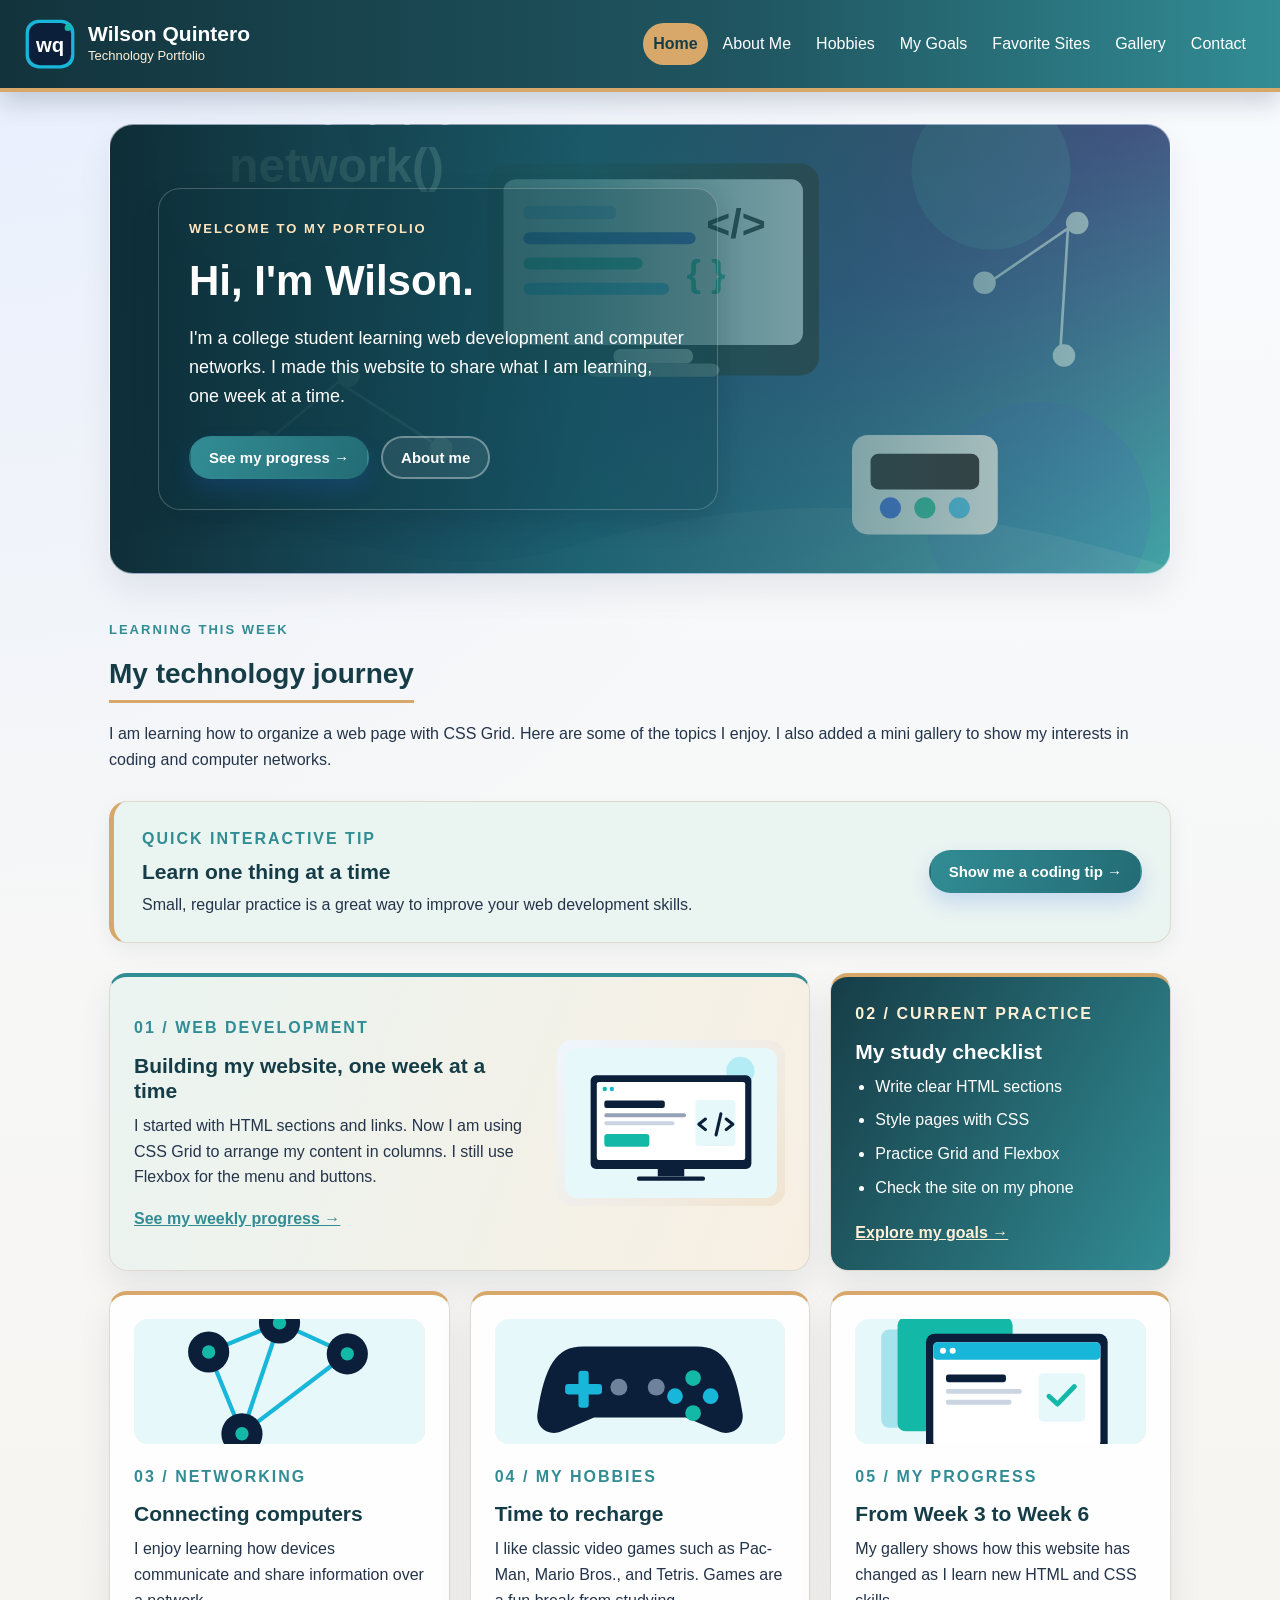
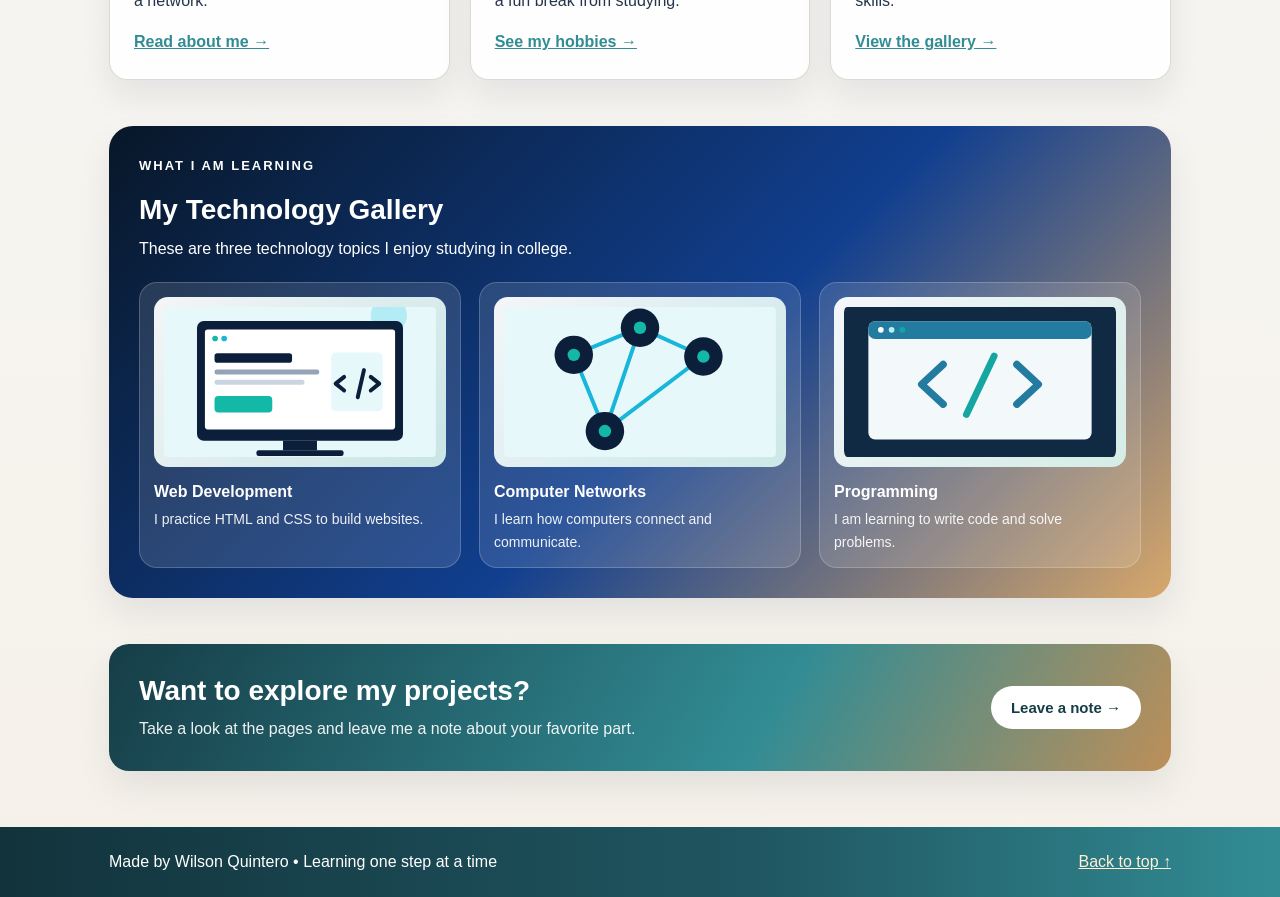
<file: college-portfolio/index.html>
<!DOCTYPE html>
<html lang="en">
<head>
    <meta charset="UTF-8">
    <meta name="viewport" content="width=device-width, initial-scale=1.0">
    <meta name="description" content="Wilson Quintero's student technology portfolio">
    <title>Home | Wilson Quintero</title>
    <link rel="stylesheet" href="style.css">
</head>
<body>
<header id="top">
    <div class="header-inner">
        <a class="brand" href="index.html" aria-label="Wilson Quintero, home">
            <img src="images/wq-logo.svg" alt="WQ logo" width="52" height="52">
            <span><strong>Wilson Quintero</strong><small>Technology Portfolio</small></span>
        </a>
        <nav aria-label="Main navigation"><a href="index.html" class="active" aria-current="page">Home</a>
<a href="about.html">About Me</a>
<a href="hobbies.html">Hobbies</a>
<a href="goals.html">My Goals</a>
<a href="websites.html">Favorite Sites</a>
<a href="gallery.html">Gallery</a>
<a href="contact.html">Contact</a></nav>
    </div>
</header>
<main>
<!-- My welcome image fills the whole banner. CSS adds the left-to-right gradient. -->
<section class="hero">
  <div class="hero-text"><p class="eyebrow">WELCOME TO MY PORTFOLIO</p><h1>Hi, I'm Wilson.</h1><p>I'm a college student learning web development and computer networks. I made this website to share what I am learning, one week at a time.</p><div class="button-row"><a class="button" href="gallery.html">See my progress →</a><a class="button button-outline" href="about.html">About me</a></div></div>
  
</section>
<!-- These learning cards use CSS Grid. -->
<section class="section">
  <p class="eyebrow">LEARNING THIS WEEK</p>
  <h2>My technology journey</h2>
  <p>I am learning how to organize a web page with CSS Grid. Here are some of the topics I enjoy. I also added a mini gallery to show my interests in coding and computer networks.</p>
  <!-- JavaScript interaction: visitors can click to cycle through short coding tips. -->
  <div class="coding-tip" aria-labelledby="coding-tip-title">
    <div class="coding-tip-copy">
      <span class="card-number">QUICK INTERACTIVE TIP</span>
      <h3 id="coding-tip-title">Learn one thing at a time</h3>
      <p id="coding-tip-text" aria-live="polite">Small, regular practice is a great way to improve your web development skills.</p>
    </div>
    <button class="button coding-tip-button" id="coding-tip-button" type="button">Show me a coding tip →</button>
  </div>
  <!-- This parent uses Grid. The first child spans two columns. -->
  <div class="learning-grid">
    <article class="learning-card featured-learning">
      <div>
        <span class="card-number">01 / WEB DEVELOPMENT</span>
        <h3>Building my website, one week at a time</h3>
        <p>I started with HTML sections and links. Now I am using CSS Grid to arrange my content in columns. I still use Flexbox for the menu and buttons.</p>
        <a href="gallery.html">See my weekly progress →</a>
      </div>
      <img src="images/web-work.svg" alt="Illustration of a computer displaying a web page">
    </article>
    <article class="learning-card study-card">
      <span class="card-number">02 / CURRENT PRACTICE</span>
      <h3>My study checklist</h3>
      <ul>
        <li>Write clear HTML sections</li>
        <li>Style pages with CSS</li>
        <li>Practice Grid and Flexbox</li>
        <li>Check the site on my phone</li>
      </ul>
      <a href="goals.html">Explore my goals →</a>
    </article>
    <article class="learning-card">
      <img class="topic-image" src="images/network.svg" alt="Illustration of connected computers">
      <span class="card-number">03 / NETWORKING</span>
      <h3>Connecting computers</h3>
      <p>I enjoy learning how devices communicate and share information over a network.</p>
      <a href="about.html">Read about me →</a>
    </article>
    <article class="learning-card">
      <img class="topic-image" src="images/games.svg" alt="Illustration of a video game controller">
      <span class="card-number">04 / MY HOBBIES</span>
      <h3>Time to recharge</h3>
      <p>I like classic video games such as Pac-Man, Mario Bros., and Tetris. Games are a fun break from studying.</p>
      <a href="hobbies.html">See my hobbies →</a>
    </article>
    <article class="learning-card">
      <img class="topic-image" src="images/gallery.svg" alt="Illustration of three web page designs">
      <span class="card-number">05 / MY PROGRESS</span>
      <h3>From Week 3 to Week 6</h3>
      <p>My gallery shows how this website has changed as I learn new HTML and CSS skills.</p>
      <a href="gallery.html">View the gallery →</a>
    </article>
  </div>
</section>
<!-- My small gallery has three images about code and networks. -->
<section class="tech-gallery" aria-labelledby="technology-gallery-title">
  <p class="eyebrow">WHAT I AM LEARNING</p>
  <h2 id="technology-gallery-title">My Technology Gallery</h2>
  <p>These are three technology topics I enjoy studying in college.</p>
  <div class="tech-gallery-grid">
    <figure class="tech-gallery-card">
      <img src="images/web-work.svg" alt="Computer screen showing a web page">
      <figcaption><strong>Web Development</strong><span>I practice HTML and CSS to build websites.</span></figcaption>
    </figure>
    <figure class="tech-gallery-card">
      <img src="images/network.svg" alt="Connected devices in a computer network">
      <figcaption><strong>Computer Networks</strong><span>I learn how computers connect and communicate.</span></figcaption>
    </figure>
    <figure class="tech-gallery-card">
      <img src="images/code.svg" alt="Code symbols shown on a computer screen">
      <figcaption><strong>Programming</strong><span>I am learning to write code and solve problems.</span></figcaption>
    </figure>
  </div>
</section>
<section class="callout"><div><h2>Want to explore my projects?</h2><p>Take a look at the pages and leave me a note about your favorite part.</p></div><a class="button" href="contact.html">Leave a note →</a></section></main>
<footer><p>Made by Wilson Quintero • Learning one step at a time</p><a href="#top">Back to top ↑</a></footer>
    <script src="script.js" defer></script>
</body>
</html>
</file>
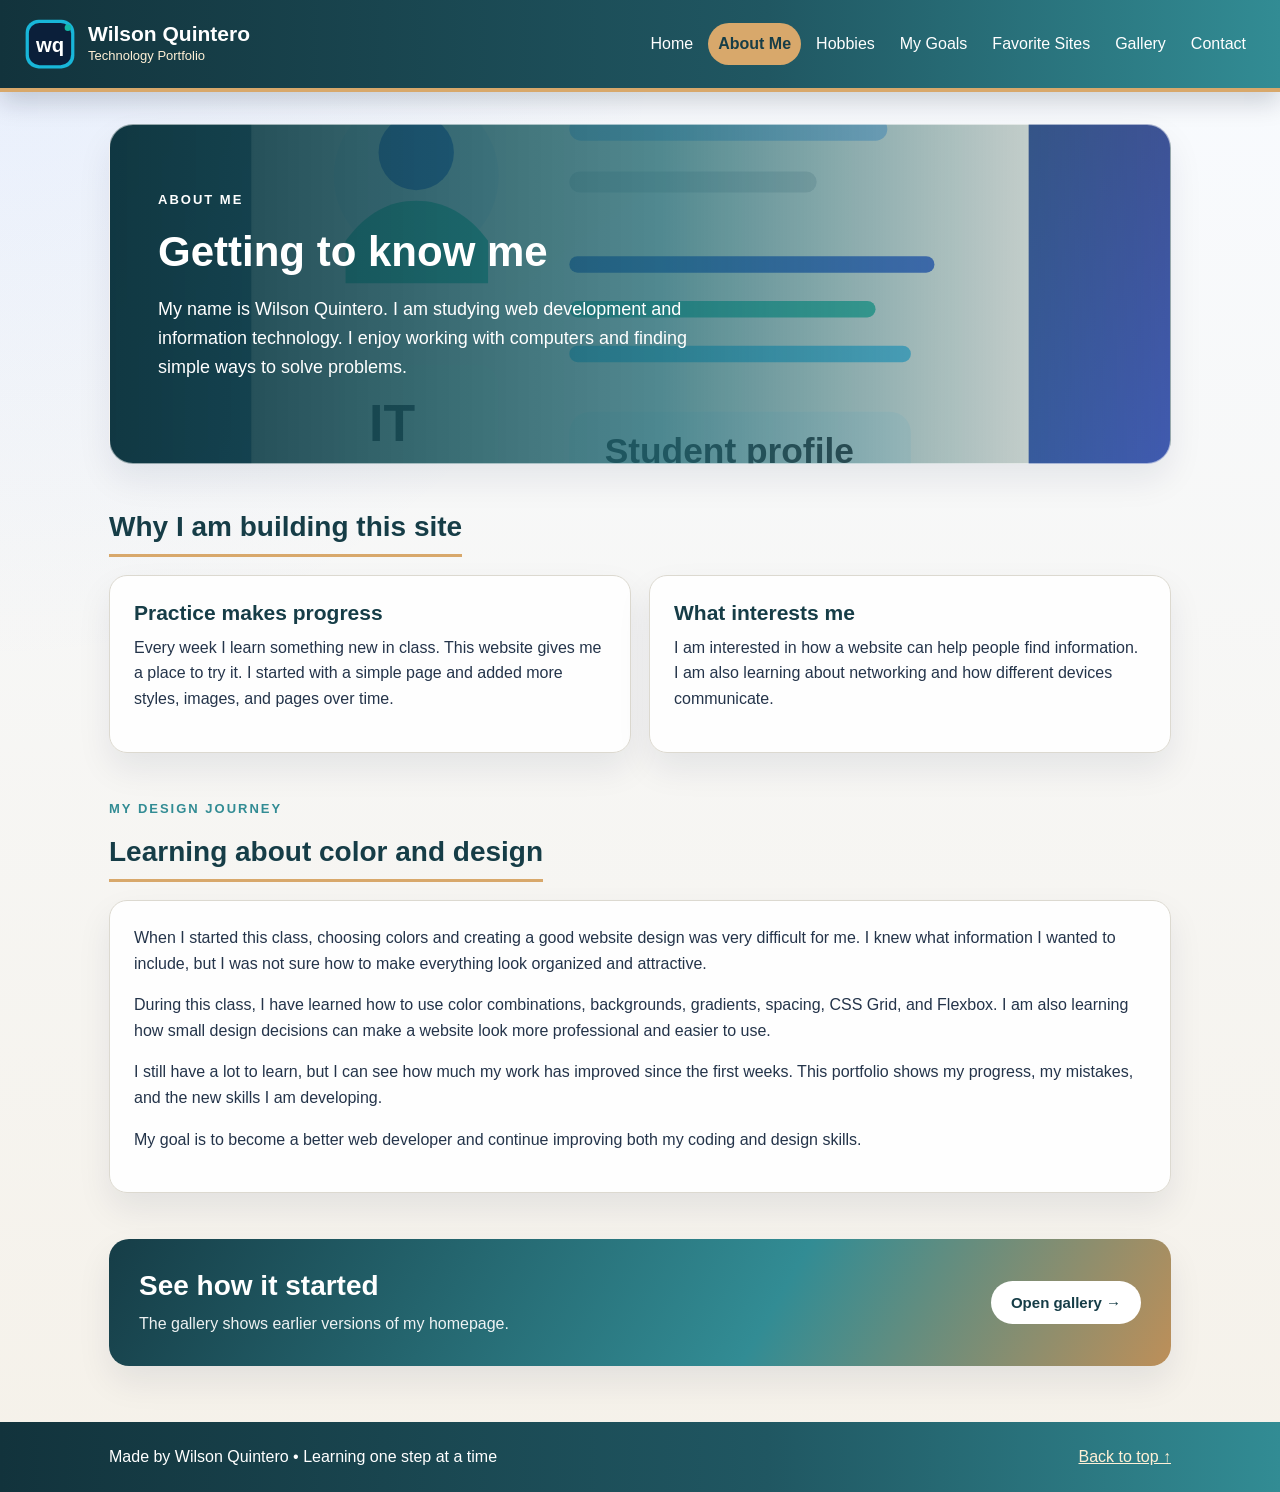
<file: college-portfolio/about.html>
<!DOCTYPE html>
<html lang="en">
<head>
    <meta charset="UTF-8">
    <meta name="viewport" content="width=device-width, initial-scale=1.0">
    <meta name="description" content="Wilson Quintero's student technology portfolio">
    <title>About Me | Wilson Quintero</title>
    <link rel="stylesheet" href="style.css">
</head>
<body>
<header id="top">
    <div class="header-inner">
        <a class="brand" href="index.html" aria-label="Wilson Quintero, home">
            <img src="images/wq-logo.svg" alt="WQ logo" width="52" height="52">
            <span><strong>Wilson Quintero</strong><small>Technology Portfolio</small></span>
        </a>
        <nav aria-label="Main navigation"><a href="index.html">Home</a>
<a href="about.html" class="active" aria-current="page">About Me</a>
<a href="hobbies.html">Hobbies</a>
<a href="goals.html">My Goals</a>
<a href="websites.html">Favorite Sites</a>
<a href="gallery.html">Gallery</a>
<a href="contact.html">Contact</a></nav>
    </div>
</header>
<main><!-- My page banner uses a background image and a color gradient. -->
<section class="page-intro about-banner"><div><p class="eyebrow">ABOUT ME</p><h1>Getting to know me</h1><p>My name is Wilson Quintero. I am studying web development and information technology. I enjoy working with computers and finding simple ways to solve problems.</p></div><img src="images/about-tech.svg" alt="Web development illustration"></section>
<!-- This section explains the topic of this page. -->
<section class="section"><h2>Why I am building this site</h2><div class="split"><div class="paper"><h3>Practice makes progress</h3><p>Every week I learn something new in class. This website gives me a place to try it. I started with a simple page and added more styles, images, and pages over time.</p></div><div class="paper"><h3>What interests me</h3><p>I am interested in how a website can help people find information. I am also learning about networking and how different devices communicate.</p></div></div></section>
<!-- I wrote this about how I am improving with color and design. -->
<section class="section"><p class="eyebrow">MY DESIGN JOURNEY</p><h2>Learning about color and design</h2>
<div class="paper"><p>When I started this class, choosing colors and creating a good website design was very difficult for me. I knew what information I wanted to include, but I was not sure how to make everything look organized and attractive.</p>
<p>During this class, I have learned how to use color combinations, backgrounds, gradients, spacing, CSS Grid, and Flexbox. I am also learning how small design decisions can make a website look more professional and easier to use.</p>
<p>I still have a lot to learn, but I can see how much my work has improved since the first weeks. This portfolio shows my progress, my mistakes, and the new skills I am developing.</p>
<p>My goal is to become a better web developer and continue improving both my coding and design skills.</p></div></section>
<section class="callout"><div><h2>See how it started</h2><p>The gallery shows earlier versions of my homepage.</p></div><a class="button" href="gallery.html">Open gallery →</a></section></main>
<footer><p>Made by Wilson Quintero • Learning one step at a time</p><a href="#top">Back to top ↑</a></footer>
</body>
</html>
</file>
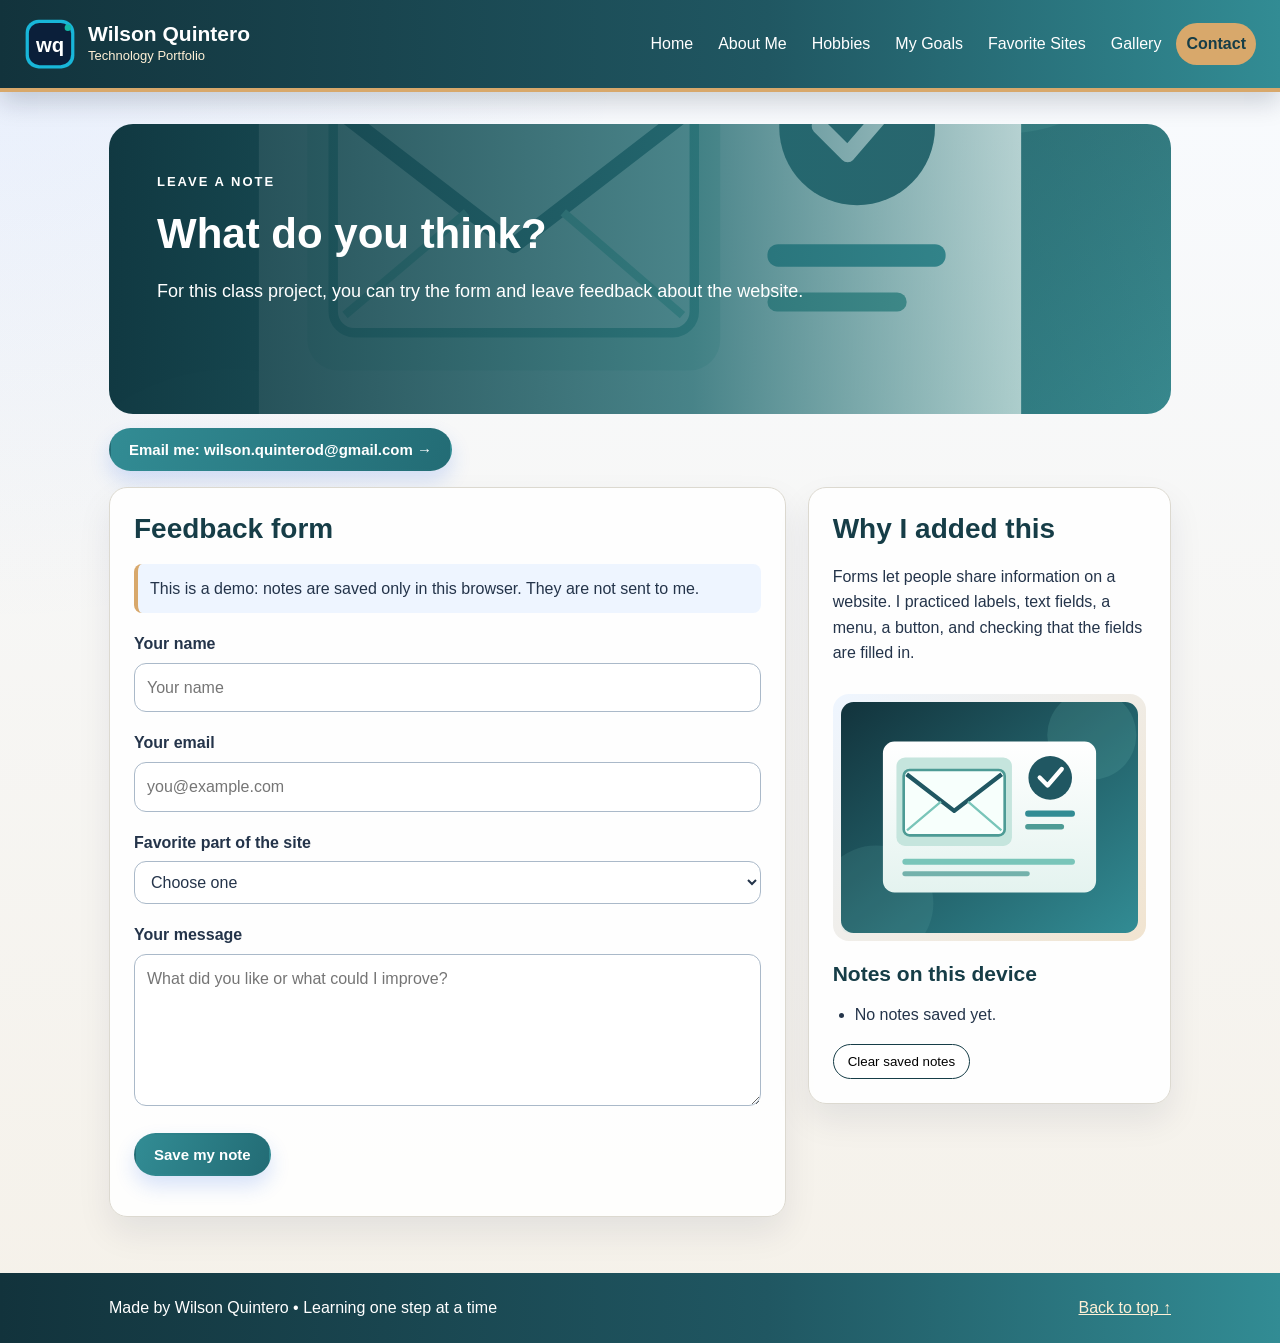
<file: college-portfolio/contact.html>
<!DOCTYPE html>
<html lang="en">
<head>
    <meta charset="UTF-8">
    <meta name="viewport" content="width=device-width, initial-scale=1.0">
    <meta name="description" content="Wilson Quintero's student technology portfolio">
    <title>Leave a Note | Wilson Quintero</title>
    <link rel="stylesheet" href="style.css">
</head>
<body>
<header id="top">
    <div class="header-inner">
        <a class="brand" href="index.html" aria-label="Wilson Quintero, home">
            <img src="images/wq-logo.svg" alt="WQ logo" width="52" height="52">
            <span><strong>Wilson Quintero</strong><small>Technology Portfolio</small></span>
        </a>
        <nav aria-label="Main navigation"><a href="index.html">Home</a>
<a href="about.html">About Me</a>
<a href="hobbies.html">Hobbies</a>
<a href="goals.html">My Goals</a>
<a href="websites.html">Favorite Sites</a>
<a href="gallery.html">Gallery</a>
<a href="contact.html" class="active" aria-current="page">Contact</a></nav>
    </div>
</header>
<main><!-- My page heading has a gradient background image. -->
<section class="page-heading contact-banner"><p class="eyebrow">LEAVE A NOTE</p><h1>What do you think?</h1><p>For this class project, you can try the form and leave feedback about the website.</p></section>
<!-- This button starts an email using the mailto link. -->
<p><a class="button email-button" href="mailto:wilson.quinterod@gmail.com?subject=Technology%20Portfolio%20Contact">Email me: wilson.quinterod@gmail.com →</a></p>
<!-- My class practice form still works locally in this browser. -->
<div class="form-layout"><section class="paper"><h2>Feedback form</h2><p class="form-note">This is a demo: notes are saved only in this browser. They are not sent to me.</p>
<form id="feedback-form"><label for="visitor-name">Your name</label><input id="visitor-name" name="name" type="text" minlength="2" maxlength="50" required placeholder="Your name">
<label for="visitor-email">Your email</label><input id="visitor-email" name="email" type="email" autocomplete="email" maxlength="120" required placeholder="you@example.com">
<label for="visitor-topic">Favorite part of the site</label><select id="visitor-topic" name="topic" required><option value="">Choose one</option><option value="Design">Design</option><option value="Gallery">Gallery</option><option value="About Me">About Me</option><option value="Other">Other</option></select>
<label for="visitor-message">Your message</label><textarea id="visitor-message" name="message" rows="5" minlength="5" maxlength="500" required placeholder="What did you like or what could I improve?"></textarea>
<button class="button" type="submit">Save my note</button><p id="form-status" role="status" aria-live="polite"></p></form></section>
<aside class="paper"><h2>Why I added this</h2><p>Forms let people share information on a website. I practiced labels, text fields, a menu, a button, and checking that the fields are filled in.</p><img class="aside-image" src="images/contact-tech.svg" alt="Green and teal contact illustration with an envelope"><h3>Notes on this device</h3><ul id="saved-notes" class="notes-list"><li>No notes saved yet.</li></ul><button id="clear-notes" class="clear-button" type="button">Clear saved notes</button></aside></div>
<script src="form.js" defer></script></main>
<footer><p>Made by Wilson Quintero • Learning one step at a time</p><a href="#top">Back to top ↑</a></footer>
</body>
</html>
</file>
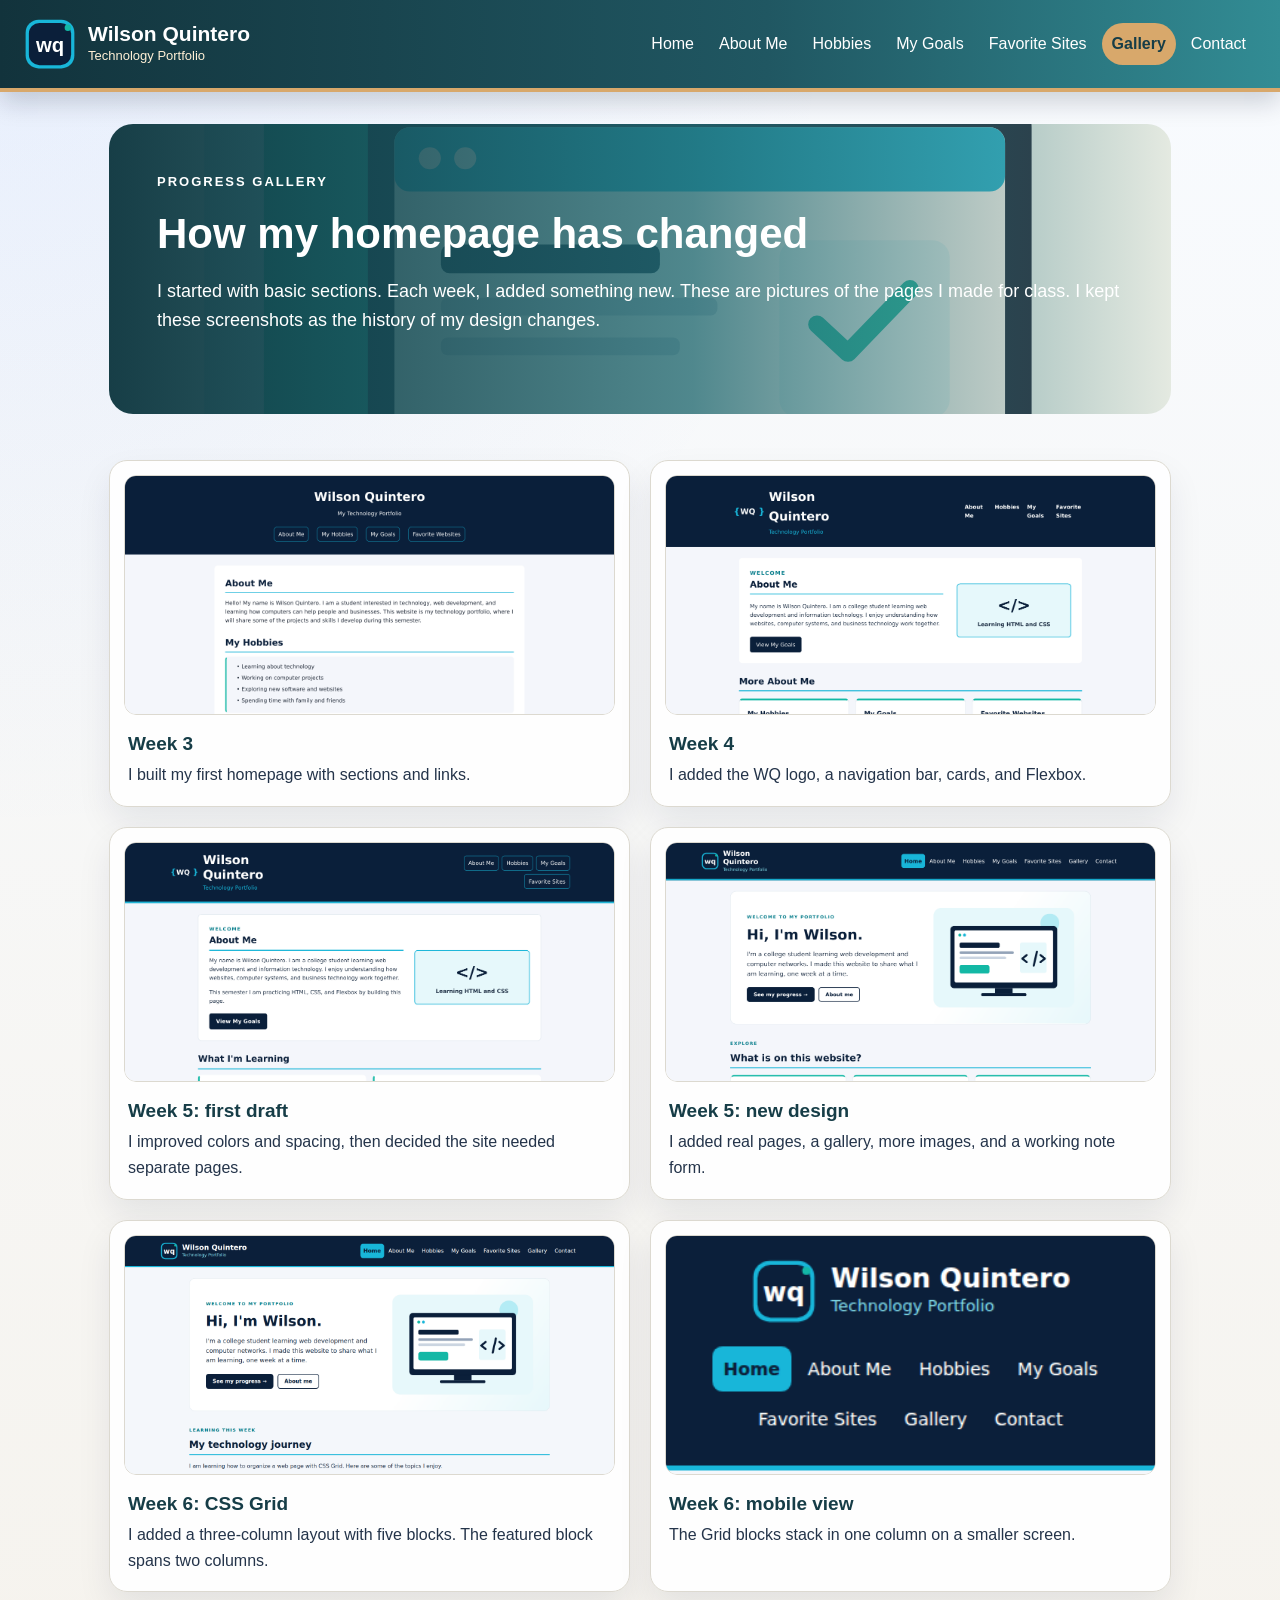
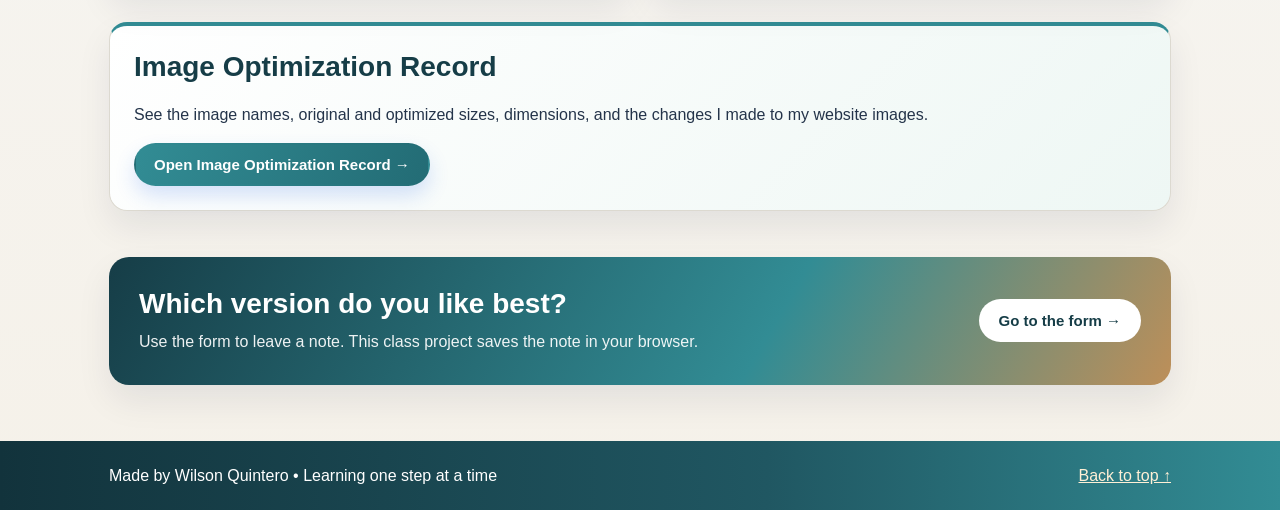
<file: college-portfolio/gallery.html>
<!DOCTYPE html>
<html lang="en">
<head>
    <meta charset="UTF-8">
    <meta name="viewport" content="width=device-width, initial-scale=1.0">
    <meta name="description" content="Wilson Quintero's student technology portfolio">
    <title>Progress Gallery | Wilson Quintero</title>
    <link rel="stylesheet" href="style.css">
</head>
<body>
<header id="top">
    <div class="header-inner">
        <a class="brand" href="index.html" aria-label="Wilson Quintero, home">
            <img src="images/wq-logo.svg" alt="WQ logo" width="52" height="52">
            <span><strong>Wilson Quintero</strong><small>Technology Portfolio</small></span>
        </a>
        <nav aria-label="Main navigation"><a href="index.html">Home</a>
<a href="about.html">About Me</a>
<a href="hobbies.html">Hobbies</a>
<a href="goals.html">My Goals</a>
<a href="websites.html">Favorite Sites</a>
<a href="gallery.html" class="active" aria-current="page">Gallery</a>
<a href="contact.html">Contact</a></nav>
    </div>
</header>
<main><!-- My page heading has a gradient background image. -->
<section class="page-heading gallery-banner"><p class="eyebrow">PROGRESS GALLERY</p><h1>How my homepage has changed</h1><p>I started with basic sections. Each week, I added something new. These are pictures of the pages I made for class. I kept these screenshots as the history of my design changes.</p></section>
<section class="section"><!-- These six screenshots are the original history of my class work. -->
<div class="gallery">
<figure class="gallery-card"><a href="screenshots/week3.webp" target="_blank"><img src="screenshots/week3.webp" alt="Screenshot of my simple Week 3 homepage"></a><figcaption><strong>Week 3</strong><span>I built my first homepage with sections and links.</span></figcaption></figure>
<figure class="gallery-card"><a href="screenshots/week4.webp" target="_blank"><img src="screenshots/week4.webp" alt="Screenshot of my Week 4 homepage with cards and Flexbox"></a><figcaption><strong>Week 4</strong><span>I added the WQ logo, a navigation bar, cards, and Flexbox.</span></figcaption></figure>
<figure class="gallery-card"><a href="screenshots/week5-first-version.webp" target="_blank"><img src="screenshots/week5-first-version.webp" alt="Screenshot of my first Week 5 homepage design"></a><figcaption><strong>Week 5: first draft</strong><span>I improved colors and spacing, then decided the site needed separate pages.</span></figcaption></figure>
<figure class="gallery-card"><a href="screenshots/week5-final.webp" target="_blank"><img src="screenshots/week5-final.webp" alt="Screenshot of my new multi-page homepage"></a><figcaption><strong>Week 5: new design</strong><span>I added real pages, a gallery, more images, and a working note form.</span></figcaption></figure>
<figure class="gallery-card"><a href="screenshots/week6-desktop.webp" target="_blank"><img src="screenshots/week6-desktop.webp" alt="Screenshot of my Week 6 homepage with CSS Grid"></a><figcaption><strong>Week 6: CSS Grid</strong><span>I added a three-column layout with five blocks. The featured block spans two columns.</span></figcaption></figure>
<figure class="gallery-card"><a href="screenshots/week6-mobile.webp" target="_blank"><img src="screenshots/week6-mobile.webp" alt="Screenshot of my Week 6 homepage on a small screen"></a><figcaption><strong>Week 6: mobile view</strong><span>The Grid blocks stack in one column on a smaller screen.</span></figcaption></figure>
</div></section>
<section class="paper" style="margin-top:30px;background:linear-gradient(135deg,#ffffff,#eef7f4);border-top:4px solid #328c94">
<h2>Image Optimization Record</h2>
<p>See the image names, original and optimized sizes, dimensions, and the changes I made to my website images.</p>
<a class="button" href="IMAGE_OPTIMIZATION_RECORD.html">Open Image Optimization Record →</a>
</section>
<section class="callout"><div><h2>Which version do you like best?</h2><p>Use the form to leave a note. This class project saves the note in your browser.</p></div><a class="button" href="contact.html">Go to the form →</a></section></main>
<footer><p>Made by Wilson Quintero • Learning one step at a time</p><a href="#top">Back to top ↑</a></footer>
</body>
</html>
</file>
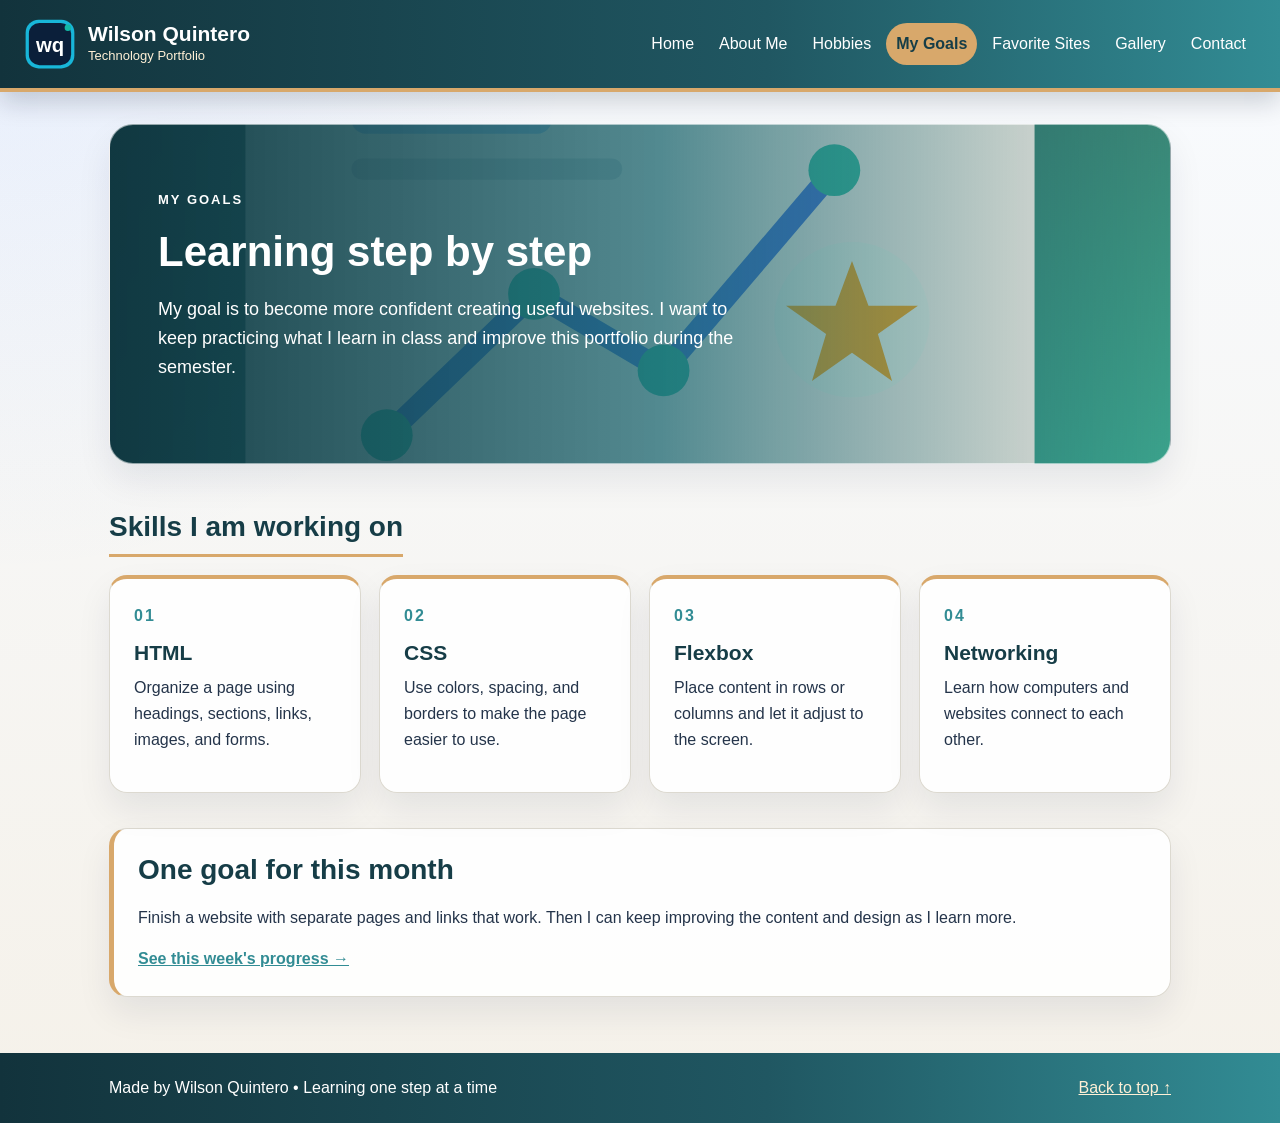
<file: college-portfolio/goals.html>
<!DOCTYPE html>
<html lang="en">
<head>
    <meta charset="UTF-8">
    <meta name="viewport" content="width=device-width, initial-scale=1.0">
    <meta name="description" content="Wilson Quintero's student technology portfolio">
    <title>My Goals | Wilson Quintero</title>
    <link rel="stylesheet" href="style.css">
</head>
<body>
<header id="top">
    <div class="header-inner">
        <a class="brand" href="index.html" aria-label="Wilson Quintero, home">
            <img src="images/wq-logo.svg" alt="WQ logo" width="52" height="52">
            <span><strong>Wilson Quintero</strong><small>Technology Portfolio</small></span>
        </a>
        <nav aria-label="Main navigation"><a href="index.html">Home</a>
<a href="about.html">About Me</a>
<a href="hobbies.html">Hobbies</a>
<a href="goals.html" class="active" aria-current="page">My Goals</a>
<a href="websites.html">Favorite Sites</a>
<a href="gallery.html">Gallery</a>
<a href="contact.html">Contact</a></nav>
    </div>
</header>
<main><!-- My page banner uses a background image and a color gradient. -->
<section class="page-intro goals-banner"><div><p class="eyebrow">MY GOALS</p><h1>Learning step by step</h1><p>My goal is to become more confident creating useful websites. I want to keep practicing what I learn in class and improve this portfolio during the semester.</p></div><img src="images/goals-tech.svg" alt="Illustration of devices connected in a network"></section>
<!-- This section explains the topic of this page. -->
<section class="section"><h2>Skills I am working on</h2><div class="card-row">
<article class="small-card"><span class="card-number">01</span><h3>HTML</h3><p>Organize a page using headings, sections, links, images, and forms.</p></article>
<article class="small-card"><span class="card-number">02</span><h3>CSS</h3><p>Use colors, spacing, and borders to make the page easier to use.</p></article>
<article class="small-card"><span class="card-number">03</span><h3>Flexbox</h3><p>Place content in rows or columns and let it adjust to the screen.</p></article>
<article class="small-card"><span class="card-number">04</span><h3>Networking</h3><p>Learn how computers and websites connect to each other.</p></article>
</div></section><section class="paper goal-note"><h2>One goal for this month</h2><p>Finish a website with separate pages and links that work. Then I can keep improving the content and design as I learn more.</p><a class="text-link" href="gallery.html">See this week's progress →</a></section></main>
<footer><p>Made by Wilson Quintero • Learning one step at a time</p><a href="#top">Back to top ↑</a></footer>
</body>
</html>
</file>
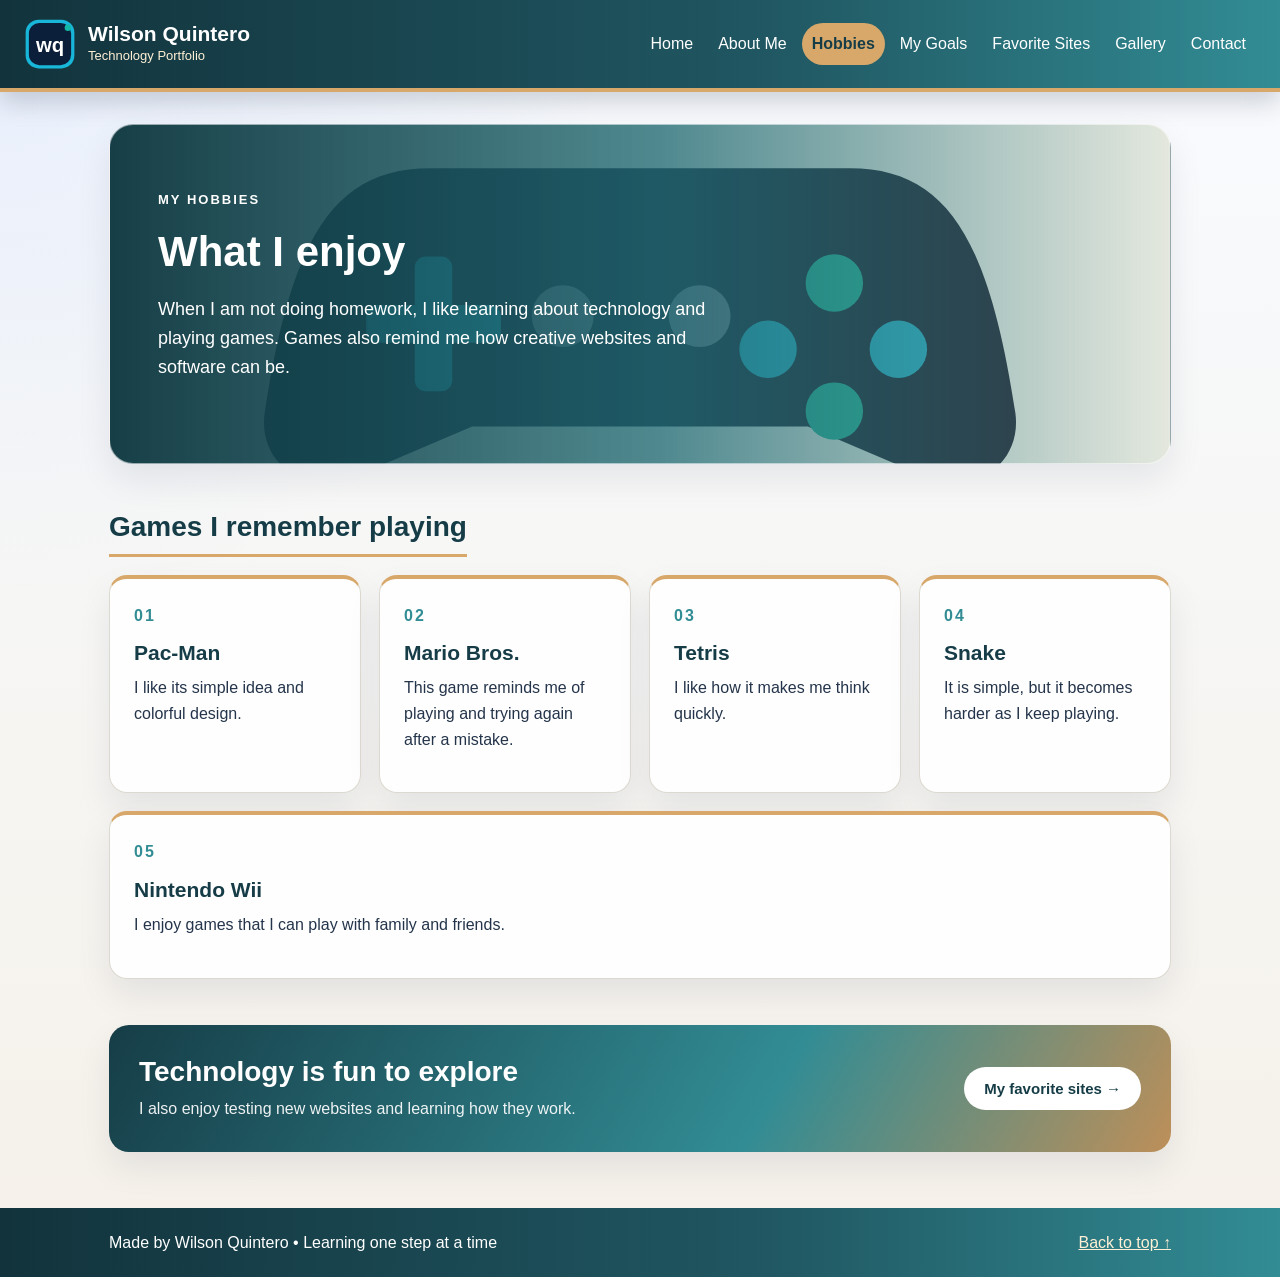
<file: college-portfolio/hobbies.html>
<!DOCTYPE html>
<html lang="en">
<head>
    <meta charset="UTF-8">
    <meta name="viewport" content="width=device-width, initial-scale=1.0">
    <meta name="description" content="Wilson Quintero's student technology portfolio">
    <title>Hobbies | Wilson Quintero</title>
    <link rel="stylesheet" href="style.css">
</head>
<body>
<header id="top">
    <div class="header-inner">
        <a class="brand" href="index.html" aria-label="Wilson Quintero, home">
            <img src="images/wq-logo.svg" alt="WQ logo" width="52" height="52">
            <span><strong>Wilson Quintero</strong><small>Technology Portfolio</small></span>
        </a>
        <nav aria-label="Main navigation"><a href="index.html">Home</a>
<a href="about.html">About Me</a>
<a href="hobbies.html" class="active" aria-current="page">Hobbies</a>
<a href="goals.html">My Goals</a>
<a href="websites.html">Favorite Sites</a>
<a href="gallery.html">Gallery</a>
<a href="contact.html">Contact</a></nav>
    </div>
</header>
<main><!-- My page banner uses a background image and a color gradient. -->
<section class="page-intro hobbies-banner"><div><p class="eyebrow">MY HOBBIES</p><h1>What I enjoy</h1><p>When I am not doing homework, I like learning about technology and playing games. Games also remind me how creative websites and software can be.</p></div><img src="images/games.svg" alt="Illustration of a game controller"></section>
<!-- This section explains the topic of this page. -->
<section class="section"><h2>Games I remember playing</h2><div class="card-row">
<article class="small-card"><span class="card-number">01</span><h3>Pac-Man</h3><p>I like its simple idea and colorful design.</p></article>
<article class="small-card"><span class="card-number">02</span><h3>Mario Bros.</h3><p>This game reminds me of playing and trying again after a mistake.</p></article>
<article class="small-card"><span class="card-number">03</span><h3>Tetris</h3><p>I like how it makes me think quickly.</p></article>
<article class="small-card"><span class="card-number">04</span><h3>Snake</h3><p>It is simple, but it becomes harder as I keep playing.</p></article>
<article class="small-card"><span class="card-number">05</span><h3>Nintendo Wii</h3><p>I enjoy games that I can play with family and friends.</p></article>
</div></section><section class="callout"><div><h2>Technology is fun to explore</h2><p>I also enjoy testing new websites and learning how they work.</p></div><a class="button" href="websites.html">My favorite sites →</a></section></main>
<footer><p>Made by Wilson Quintero • Learning one step at a time</p><a href="#top">Back to top ↑</a></footer>
</body>
</html>
</file>
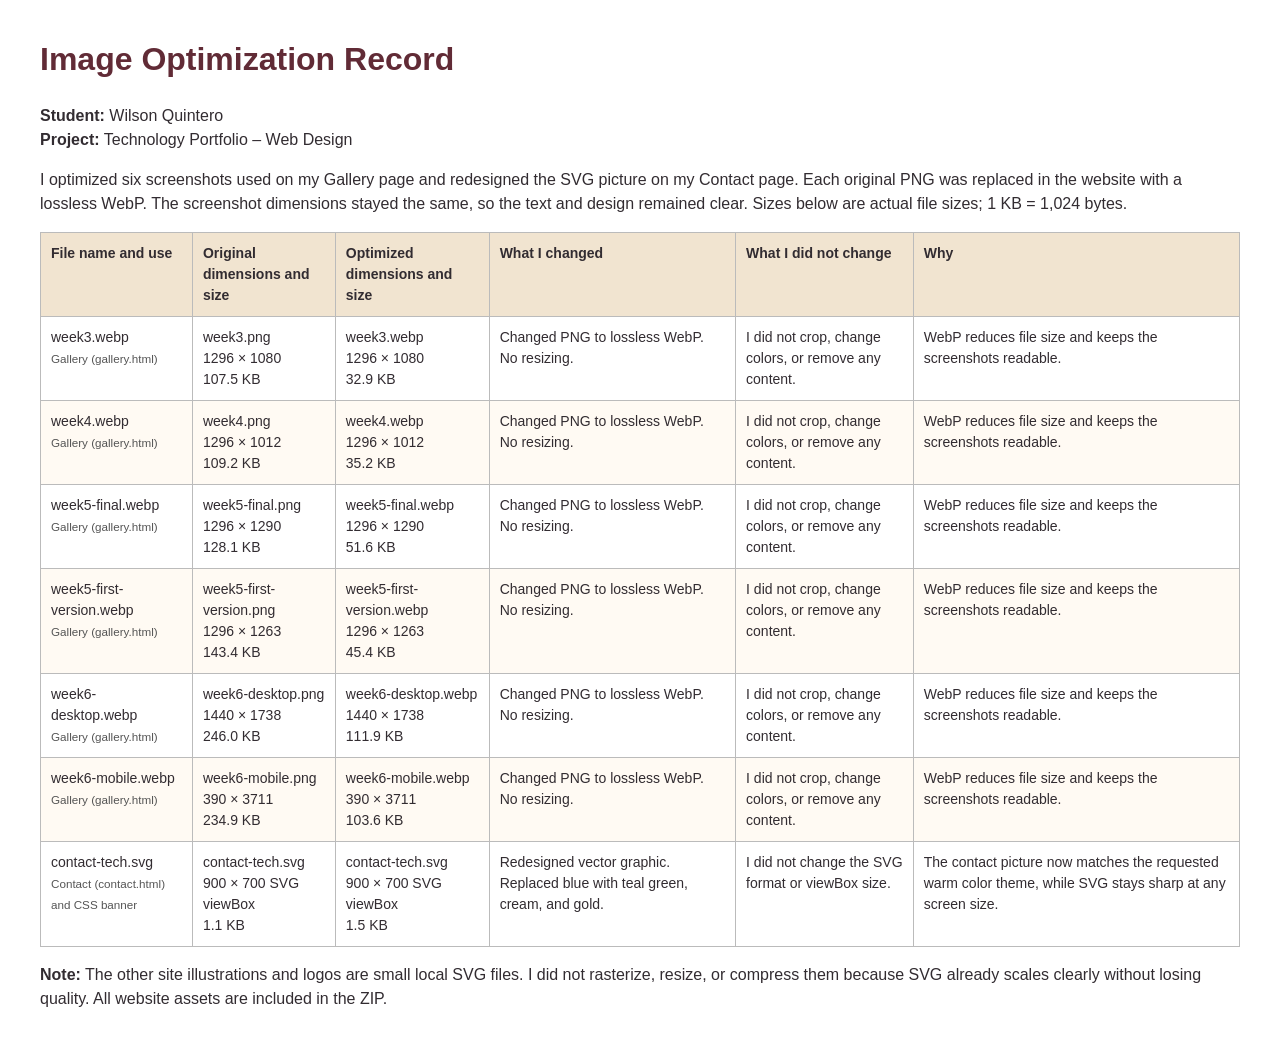
<file: college-portfolio/IMAGE_OPTIMIZATION_RECORD.html>
<!DOCTYPE html><html lang="en"><head><meta charset="UTF-8"><meta name="viewport" content="width=device-width,initial-scale=1"><title>Image Optimization Record - Wilson Quintero</title><style>body{font:16px/1.5 Arial,sans-serif;max-width:1200px;margin:35px auto;padding:0 20px;color:#322c31}h1{color:#612b36}table{border-collapse:collapse;width:100%;font-size:14px}td,th{border:1px solid #bbb;padding:10px;text-align:left;vertical-align:top}th{background:#f1e4d0}tr:nth-child(even){background:#fffaf3}small{color:#555}@media(max-width:800px){table{display:block;overflow-x:auto}}@media print{body{margin:10px}table{font-size:10px}}</style></head><body><h1>Image Optimization Record</h1><p><strong>Student:</strong> Wilson Quintero<br><strong>Project:</strong> Technology Portfolio – Web Design</p><p>I optimized six screenshots used on my Gallery page and redesigned the SVG picture on my Contact page. Each original PNG was replaced in the website with a lossless WebP. The screenshot dimensions stayed the same, so the text and design remained clear. Sizes below are actual file sizes; 1 KB = 1,024 bytes.</p><table><thead><tr><th>File name and use</th><th>Original dimensions and size</th><th>Optimized dimensions and size</th><th>What I changed</th><th>What I did not change</th><th>Why</th></tr></thead><tbody><tr><td>week3.webp<br><small>Gallery (gallery.html)</small></td><td>week3.png<br>1296 × 1080<br>107.5 KB</td><td>week3.webp<br>1296 × 1080<br>32.9 KB</td><td>Changed PNG to lossless WebP. No resizing.</td><td>I did not crop, change colors, or remove any content.</td><td>WebP reduces file size and keeps the screenshots readable.</td></tr><tr><td>week4.webp<br><small>Gallery (gallery.html)</small></td><td>week4.png<br>1296 × 1012<br>109.2 KB</td><td>week4.webp<br>1296 × 1012<br>35.2 KB</td><td>Changed PNG to lossless WebP. No resizing.</td><td>I did not crop, change colors, or remove any content.</td><td>WebP reduces file size and keeps the screenshots readable.</td></tr><tr><td>week5-final.webp<br><small>Gallery (gallery.html)</small></td><td>week5-final.png<br>1296 × 1290<br>128.1 KB</td><td>week5-final.webp<br>1296 × 1290<br>51.6 KB</td><td>Changed PNG to lossless WebP. No resizing.</td><td>I did not crop, change colors, or remove any content.</td><td>WebP reduces file size and keeps the screenshots readable.</td></tr><tr><td>week5-first-version.webp<br><small>Gallery (gallery.html)</small></td><td>week5-first-version.png<br>1296 × 1263<br>143.4 KB</td><td>week5-first-version.webp<br>1296 × 1263<br>45.4 KB</td><td>Changed PNG to lossless WebP. No resizing.</td><td>I did not crop, change colors, or remove any content.</td><td>WebP reduces file size and keeps the screenshots readable.</td></tr><tr><td>week6-desktop.webp<br><small>Gallery (gallery.html)</small></td><td>week6-desktop.png<br>1440 × 1738<br>246.0 KB</td><td>week6-desktop.webp<br>1440 × 1738<br>111.9 KB</td><td>Changed PNG to lossless WebP. No resizing.</td><td>I did not crop, change colors, or remove any content.</td><td>WebP reduces file size and keeps the screenshots readable.</td></tr><tr><td>week6-mobile.webp<br><small>Gallery (gallery.html)</small></td><td>week6-mobile.png<br>390 × 3711<br>234.9 KB</td><td>week6-mobile.webp<br>390 × 3711<br>103.6 KB</td><td>Changed PNG to lossless WebP. No resizing.</td><td>I did not crop, change colors, or remove any content.</td><td>WebP reduces file size and keeps the screenshots readable.</td></tr><tr><td>contact-tech.svg<br><small>Contact (contact.html) and CSS banner</small></td><td>contact-tech.svg<br>900 × 700 SVG viewBox<br>1.1 KB</td><td>contact-tech.svg<br>900 × 700 SVG viewBox<br>1.5 KB</td><td>Redesigned vector graphic. Replaced blue with teal green, cream, and gold.</td><td>I did not change the SVG format or viewBox size.</td><td>The contact picture now matches the requested warm color theme, while SVG stays sharp at any screen size.</td></tr></tbody></table><p><strong>Note:</strong> The other site illustrations and logos are small local SVG files. I did not rasterize, resize, or compress them because SVG already scales clearly without losing quality. All website assets are included in the ZIP.</p></body></html>
</file>
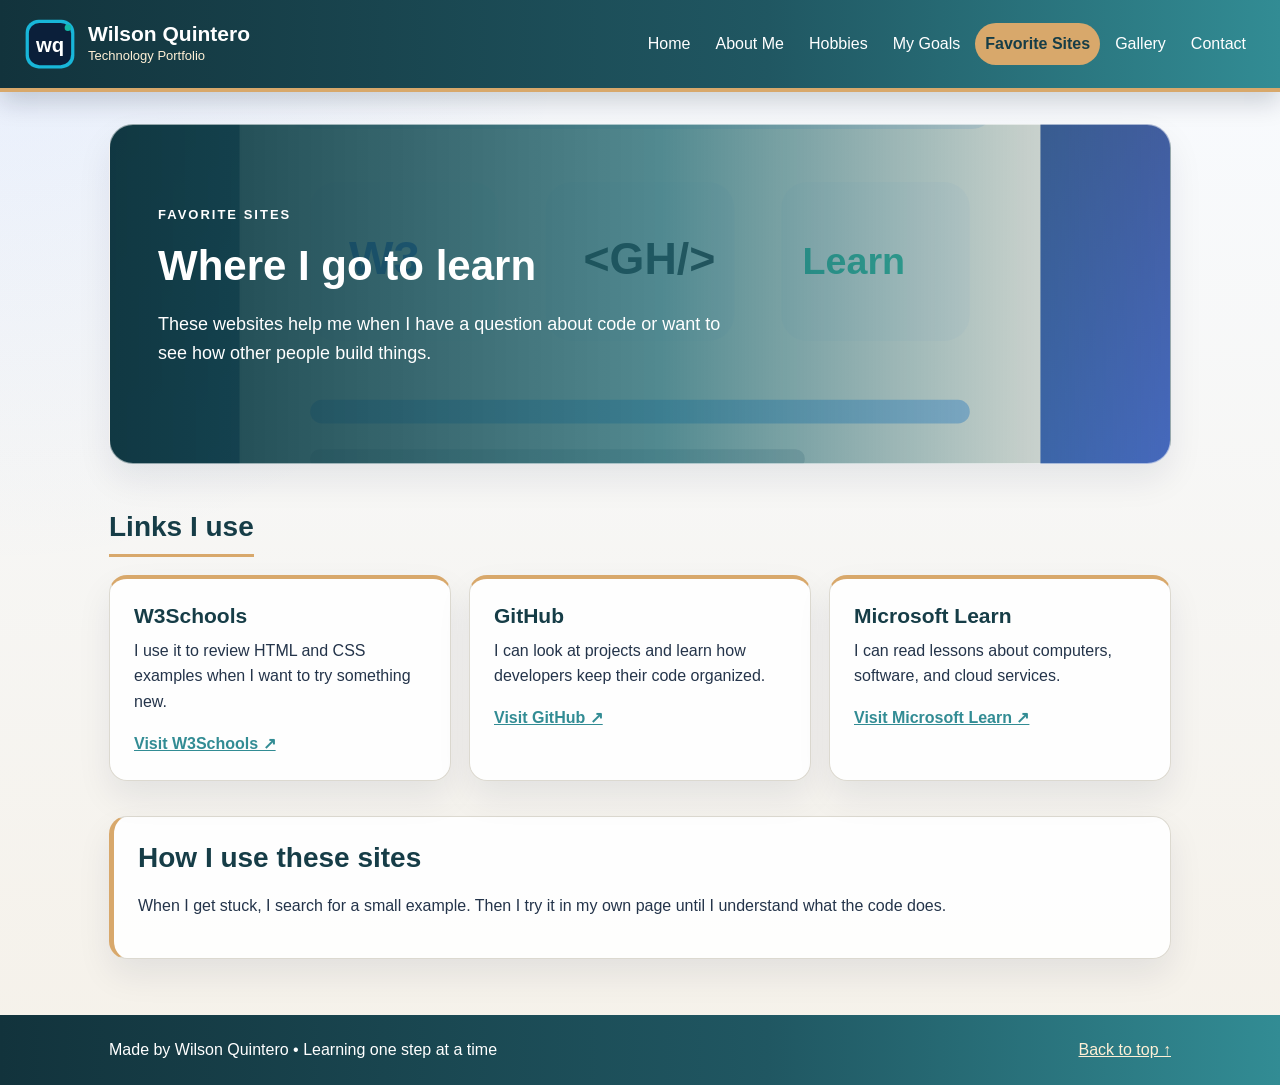
<file: college-portfolio/websites.html>
<!DOCTYPE html>
<html lang="en">
<head>
    <meta charset="UTF-8">
    <meta name="viewport" content="width=device-width, initial-scale=1.0">
    <meta name="description" content="Wilson Quintero's student technology portfolio">
    <title>Favorite Sites | Wilson Quintero</title>
    <link rel="stylesheet" href="style.css">
</head>
<body>
<header id="top">
    <div class="header-inner">
        <a class="brand" href="index.html" aria-label="Wilson Quintero, home">
            <img src="images/wq-logo.svg" alt="WQ logo" width="52" height="52">
            <span><strong>Wilson Quintero</strong><small>Technology Portfolio</small></span>
        </a>
        <nav aria-label="Main navigation"><a href="index.html">Home</a>
<a href="about.html">About Me</a>
<a href="hobbies.html">Hobbies</a>
<a href="goals.html">My Goals</a>
<a href="websites.html" class="active" aria-current="page">Favorite Sites</a>
<a href="gallery.html">Gallery</a>
<a href="contact.html">Contact</a></nav>
    </div>
</header>
<main><!-- My page banner uses a background image and a color gradient. -->
<section class="page-intro sites-banner"><div><p class="eyebrow">FAVORITE SITES</p><h1>Where I go to learn</h1><p>These websites help me when I have a question about code or want to see how other people build things.</p></div><img src="images/sites-tech.svg" alt="Illustration of a browser window"></section>
<!-- This section explains the topic of this page. -->
<section class="section"><h2>Links I use</h2><div class="card-row">
<article class="feature-card"><h3>W3Schools</h3><p>I use it to review HTML and CSS examples when I want to try something new.</p><a href="https://www.w3schools.com/" target="_blank" rel="noopener noreferrer">Visit W3Schools ↗</a></article>
<article class="feature-card"><h3>GitHub</h3><p>I can look at projects and learn how developers keep their code organized.</p><a href="https://github.com/" target="_blank" rel="noopener noreferrer">Visit GitHub ↗</a></article>
<article class="feature-card"><h3>Microsoft Learn</h3><p>I can read lessons about computers, software, and cloud services.</p><a href="https://learn.microsoft.com/" target="_blank" rel="noopener noreferrer">Visit Microsoft Learn ↗</a></article>
</div></section><section class="paper goal-note"><h2>How I use these sites</h2><p>When I get stuck, I search for a small example. Then I try it in my own page until I understand what the code does.</p></section></main>
<footer><p>Made by Wilson Quintero • Learning one step at a time</p><a href="#top">Back to top ↑</a></footer>
</body>
</html>
</file>
<file: college-portfolio/style.css>
/* Wilson Quintero - Midterm portfolio update */
/* My color palette: Ocean & Sand. I use these values across my pages. */
:root {
    --bg: #f5f1e9;
    --paper: #ffffff;
    --text: #24344a;
    --heading: #163d47;
    --navy: #163d47;
    --blue: #328c94;
    --teal: #d8a86b;
    --teal-soft: #f1e4d0;
    --line: #dcd9d0;
    --panel: #eaf4f1;
    --shadow: 0 16px 34px rgba(11, 31, 58, 0.08);
}

* { box-sizing: border-box; }
html { scroll-behavior: smooth; }
body {
    margin: 0;
    background:
        radial-gradient(circle at top left, rgba(37,99,235,.08), transparent 34%),
        linear-gradient(180deg, #f8fbff 0%, var(--bg) 100%);
    color: var(--text);
    font: 16px/1.6 Arial, sans-serif;
}
img { max-width: 100%; height: auto; }
a { color: var(--blue); }
a:focus-visible, button:focus-visible, input:focus-visible,
select:focus-visible, textarea:focus-visible {
    outline: 3px solid var(--teal);
    outline-offset: 3px;
}
h1, h2, h3 {
    color: var(--heading);
    font-family: 'Trebuchet MS', Arial, sans-serif;
    line-height: 1.2;
}
h1 { font-size: 42px; margin: 0 0 18px; }
h2 { font-size: 28px; margin: 0 0 18px; }
h3 { font-size: 21px; margin: 0 0 10px; }
p { margin: 0 0 16px; }
.eyebrow {
    color: var(--blue);
    font-size: 13px;
    font-weight: bold;
    letter-spacing: 2px;
    text-transform: uppercase;
}

/* The header and navigation are shared by all seven pages. */
header {
    background: linear-gradient(90deg, #12333c 0%, #205762 60%, #328c94 100%);
    border-bottom: 4px solid var(--teal);
    box-shadow: 0 10px 24px rgba(7, 18, 41, 0.18);
}
.header-inner {
    max-width: 1280px;
    margin: auto;
    padding: 18px 24px;
    display: flex;
    flex-direction: row;
    justify-content: space-between;
    align-items: center;
    flex-wrap: wrap;
    gap: 18px;
}
.brand { display: flex; align-items: center; gap: 12px; color: white; text-decoration: none; }
.brand img { width: 52px; height: 52px; transition: transform .25s ease; }
.brand:hover img { transform: rotate(-8deg) scale(1.06); }
.brand strong { display: block; font: bold 21px 'Trebuchet MS', Arial, sans-serif; }
.brand small { display: block; color: #fff0d6; font-size: 13px; }
nav { display: flex; flex-direction: row; flex-wrap: nowrap; justify-content: flex-end; gap: 5px; }
nav a {
    padding: 8px 10px;
    color: white;
    white-space: nowrap;
    text-decoration: none;
    border-radius: 999px;
    transition: background .2s ease, transform .2s ease;
}
nav a:hover, nav a:focus-visible { background: rgba(255,255,255,.14); color: white; transform: translateY(-2px); }
nav a.active { background: var(--teal); color: var(--navy); font-weight: bold; }

/* Main area: I limit the page width so it is easy to read. */
main {
    max-width: 1110px;
    min-height: 70vh;
    margin: 0 auto;
    padding: 32px 24px 56px;
}
.hero, .page-intro {
    display: flex;
    flex-direction: row;
    align-items: center;
    justify-content: space-between;
    gap: 40px;
    padding: 48px;
    border-radius: 24px;
    border: 1px solid rgba(255,255,255,.55);
    box-shadow: var(--shadow);
    overflow: hidden;
}
/* My hero: the photo-style illustration covers the complete section.
   A left-to-right gradient keeps the words easy to read. */
.hero {
    position: relative;
    min-height: 450px;
    background-image: linear-gradient(90deg, rgba(14,46,55,.97) 0%, rgba(29,99,106,.83) 45%, rgba(216,168,107,.24) 100%), url("images/hero-tech.svg");
    background-position: center;
    background-size: cover;
    background-repeat: no-repeat;
}
.hero-text {
    flex: 1;
    max-width: 560px;
    padding: 30px;
    border-radius: 22px;
    background: rgba(13,52,59,.22);
    border: 1px solid rgba(255,255,255,.22);
    box-shadow: 0 12px 28px rgba(6, 17, 34, 0.16);
}
.hero-text h1, .hero-text p { color: white; }
.hero-text .eyebrow { color: #ffe4bc; }
.hero-text > p:not(.eyebrow), .page-intro > div > p:not(.eyebrow) { font-size: 18px; }
.hero-image { display: none; }

.page-intro {
    background: linear-gradient(110deg, rgba(22,61,71,.94), rgba(50,140,148,.74) 55%, rgba(216,168,107,.38)), url("images/about-tech.svg") center/cover no-repeat;
}
.page-intro > div { flex: 1; }
.page-intro > img {
    width: 42%;
    flex: 0 0 42%;
    border-radius: 22px;
    background: linear-gradient(135deg, #eff6ff, #f1e4d0);
    padding: 10px;
    box-shadow: 0 10px 28px rgba(37,99,235,.12);
}
.page-heading { max-width: 700px; padding: 25px 0 10px; }
.page-heading p:not(.eyebrow) { font-size: 18px; }

.button-row { display: flex; flex-direction: row; flex-wrap: wrap; gap: 12px; margin-top: 25px; }
.button {
    display: inline-block;
    padding: 11px 18px;
    color: white;
    background: linear-gradient(110deg, #328c94, #236c75);
    border: 2px solid transparent;
    border-radius: 999px;
    font: bold 15px Arial, sans-serif;
    text-decoration: none;
    cursor: pointer;
    transition: transform .2s ease, box-shadow .2s ease;
    box-shadow: 0 10px 20px rgba(37,99,235,.18);
}
.button:hover {
    color: white;
    transform: translateY(-2px);
    box-shadow: 0 14px 28px rgba(37,99,235,.24);
}
.button-outline {
    color: white;
    background: rgba(255,255,255,.08);
    border-color: rgba(255,255,255,.35);
    box-shadow: none;
}
.button-outline:hover { color: white; background: rgba(255,255,255,.18); }

.section { margin-top: 46px; }
.section > h2 {
    display: inline-block;
    padding-bottom: 10px;
    border-bottom: 3px solid var(--teal);
}
.card-row { display: flex; flex-direction: row; align-items: stretch; flex-wrap: wrap; gap: 18px; }
.feature-card, .small-card, .paper {
    flex: 1;
    min-width: 230px;
    padding: 24px;
    background: rgba(255,255,255,.92);
    border: 1px solid var(--line);
    border-radius: 18px;
    box-shadow: var(--shadow);
}
.feature-card, .small-card {
    border-top: 4px solid var(--teal);
    transition: transform .2s ease, box-shadow .2s ease, border-color .2s ease;
}
.feature-card:hover, .small-card:hover, .tech-gallery-card:hover, .gallery-card:hover {
    transform: translateY(-4px);
    box-shadow: 0 18px 36px rgba(11,31,58,.12);
}
.feature-card img {
    width: 100%;
    height: 120px;
    object-fit: cover;
    border-radius: 12px;
    margin-bottom: 16px;
}
.feature-card a, .text-link { font-weight: bold; }
.small-card { min-width: 220px; }
.card-number { display: block; color: var(--blue); font-weight: bold; letter-spacing: 2px; margin-bottom: 12px; }
.split { display: flex; flex-direction: row; flex-wrap: wrap; gap: 18px; }
.callout {
    display: flex;
    justify-content: space-between;
    align-items: center;
    flex-wrap: wrap;
    gap: 20px;
    margin-top: 46px;
    padding: 30px;
    color: white;
    background: linear-gradient(120deg, #163d47 0%, #328c94 62%, #bd8f59 100%);
    border-radius: 20px;
    box-shadow: var(--shadow);
}
.callout h2 { color: white; margin-bottom: 8px; }
.callout p { margin: 0; color: rgba(255,255,255,.92); }
.callout .button {
    background: white;
    color: var(--navy);
    box-shadow: none;
}
.callout .button:hover { color: var(--navy); }
.goal-note { margin-top: 35px; border-left: 5px solid var(--teal); }

/* CSS Grid: I use three columns for my learning cards. */
.learning-grid {
    display: grid;
    grid-template-columns: 1fr 1fr 1fr;
    gap: 20px;
}
.learning-card {
    min-width: 0;
    padding: 24px;
    background: rgba(255,255,255,.92);
    border: 1px solid var(--line);
    border-top: 4px solid var(--teal);
    border-radius: 18px;
    box-shadow: var(--shadow);
}
.learning-card a { font-weight: bold; }
.learning-card .topic-image {
    display: block;
    width: 100%;
    height: 125px;
    object-fit: cover;
    border-radius: 14px;
    margin-bottom: 20px;
    background: linear-gradient(135deg, #eff6ff, #f1e4d0);
}
.featured-learning {
    grid-column: span 2;
    display: flex;
    align-items: center;
    gap: 24px;
    background: linear-gradient(110deg, #eaf4f1, #f8efe2);
    border-top-color: var(--blue);
}
.featured-learning > div { flex: 1; }
.featured-learning > img {
    width: 35%;
    border-radius: 16px;
    background: linear-gradient(135deg, #eff6ff, #f1e4d0);
    padding: 8px;
}
.study-card {
    background: linear-gradient(120deg, #163d47, #328c94);
    color: white;
}
.study-card h3 { color: white; }
.study-card .card-number, .study-card a { color: #fff0d6; }
.study-card ul { padding-left: 20px; margin: 0 0 20px; }
.study-card li { margin-bottom: 8px; }

/* My three-picture technology gallery on the home page. */
.tech-gallery {
    margin-top: 46px;
    padding: 30px;
    border-radius: 24px;
    background: linear-gradient(135deg, #081728 0%, #113f8f 55%, #d8a86b 100%);
    color: white;
    box-shadow: var(--shadow);
}
.tech-gallery .eyebrow, .tech-gallery h2, .tech-gallery p { color: white; }
.tech-gallery h2 { margin-bottom: 10px; }
.tech-gallery-grid {
    display: grid;
    grid-template-columns: repeat(3, 1fr);
    gap: 18px;
    margin-top: 20px;
}
.tech-gallery-card {
    margin: 0;
    padding: 14px;
    background: rgba(255,255,255,.12);
    border-radius: 18px;
    border: 1px solid rgba(255,255,255,.20);
    transition: transform .2s ease, box-shadow .2s ease;
}
.tech-gallery-card img {
    display: block;
    width: 100%;
    height: 170px;
    object-fit: cover;
    background: linear-gradient(135deg, rgba(255,255,255,.95), rgba(217,245,240,.9));
    border-radius: 14px;
    padding: 10px;
}
.tech-gallery-card figcaption { padding-top: 12px; }
.tech-gallery-card strong { display: block; color: white; margin-bottom: 4px; }
.tech-gallery-card span { display: block; font-size: 14px; color: rgba(255,255,255,.92); }

/* The screenshots below are my real class history. I did not delete them. */
.gallery {
    display: flex;
    flex-direction: row;
    flex-wrap: wrap;
    align-items: stretch;
    gap: 20px;
}
.gallery-card {
    flex: 1 1 46%;
    min-width: 280px;
    margin: 0;
    padding: 14px;
    background: rgba(255,255,255,.92);
    border: 1px solid var(--line);
    border-radius: 18px;
    box-shadow: var(--shadow);
    transition: transform .2s ease, box-shadow .2s ease;
}
.gallery-card img {
    display: block;
    width: 100%;
    height: 240px;
    object-fit: cover;
    object-position: top;
    border-radius: 12px;
    border: 1px solid var(--line);
    transition: transform .2s ease;
}
.gallery-card a { display: block; overflow: hidden; border-radius: 12px; }
.gallery-card a:hover img { transform: scale(1.03); }
.gallery-card figcaption { display: flex; flex-direction: column; gap: 3px; padding: 14px 4px 4px; }
.gallery-card strong { color: var(--heading); font-family: 'Trebuchet MS', Arial, sans-serif; font-size: 19px; }

/* The contact form has a feedback area and a side panel. */
.form-layout { display: flex; flex-direction: row; flex-wrap: wrap; align-items: flex-start; gap: 22px; }
.form-layout > section { flex: 2; min-width: 300px; }
.form-layout > aside { flex: 1; min-width: 280px; }
.form-note { padding: 12px; border-left: 4px solid var(--teal); background: #eef5ff; border-radius: 8px; }
form label { display: block; margin: 18px 0 6px; font-weight: bold; }
form input, form select, form textarea {
    width: 100%;
    padding: 11px 12px;
    border: 1px solid #aab9c9;
    border-radius: 12px;
    background: white;
    color: var(--text);
    font: inherit;
}
form textarea { resize: vertical; }
form .button { margin-top: 20px; }
#form-status { margin-top: 12px; font-weight: bold; color: var(--blue); }
.aside-image {
    border-radius: 16px;
    margin: 12px 0;
    background: linear-gradient(135deg, #eff6ff, #f1e4d0);
    padding: 8px;
}
.notes-list { padding-left: 22px; overflow-wrap: anywhere; }
.notes-list li { margin-bottom: 12px; }
.clear-button {
    padding: 9px 14px;
    background: white;
    border: 1px solid var(--navy);
    border-radius: 999px;
    cursor: pointer;
}
.clear-button:hover { background: #eef5ff; }

/* This footer appears at the bottom of every page. */
footer {
    display: flex;
    flex-direction: row;
    justify-content: space-between;
    align-items: center;
    flex-wrap: wrap;
    gap: 10px;
    padding: 22px max(24px, calc((100vw - 1062px) / 2));
    background: linear-gradient(90deg, #12333c 0%, #205762 60%, #328c94 100%);
    color: white;
}
footer p { margin: 0; }
footer a { color: #fff0d6; }

@media (max-width: 900px) {
    .learning-grid { grid-template-columns: 1fr 1fr; }
    .tech-gallery-grid { grid-template-columns: 1fr 1fr; }
}

/* On a phone, my columns stack to make text easier to read. */
@media (max-width: 760px) {
    .learning-grid { grid-template-columns: 1fr; }
    .featured-learning { grid-column: span 1; flex-direction: column; align-items: stretch; }
    .featured-learning > img { width: 100%; max-height: 220px; }
    .header-inner { flex-direction: column; align-items: stretch; }
    .brand { justify-content: center; }
    nav { justify-content: center; flex-wrap: wrap; }
    nav a { font-size: 14px; padding: 7px 9px; }
    h1 { font-size: 32px; }
    .hero, .page-intro {
        flex-direction: column;
        align-items: stretch;
        gap: 22px;
        padding: 26px;
    }
    .hero {
        min-height: auto;
        background-position: 62% center;
    }
    .hero-text {
        max-width: none;
        padding: 22px;
    }
    .page-intro > img { width: 100%; flex: none; }
    main { padding: 20px 16px 40px; }
    .gallery-card { min-width: 0; flex-basis: 100%; }
    .form-layout > section, .form-layout > aside { min-width: 0; flex-basis: 100%; }
    .tech-gallery { padding: 20px; }
    .tech-gallery-grid { grid-template-columns: 1fr; }
    footer { justify-content: center; text-align: center; }
}

@media (prefers-reduced-motion: reduce) {
    *, *::before, *::after { scroll-behavior: auto !important; transition: none !important; }
}

/* Each page uses its own relevant background picture with the same gradient.
   I kept the same text style and colors to make the pages consistent. */
.page-intro { min-height: 340px; color: #ffffff; background-image:
    linear-gradient(90deg, rgba(16,56,65,.97) 0%, rgba(36,106,113,.83) 52%, rgba(216,168,107,.20) 100%),
    url("images/about-tech.svg"); background-size: cover; background-position: center; }
.page-intro h1, .page-intro .eyebrow { color: #ffffff; }
.page-intro > div { max-width: 580px; position: relative; z-index: 1; }
.page-intro > img { display: none; } /* The illustration is now a full background. */
.page-intro.about-banner { background-image: linear-gradient(90deg, rgba(16,56,65,.97),rgba(36,106,113,.78) 52%,rgba(216,168,107,.20)),url("images/about-tech.svg"); }
.page-intro.hobbies-banner { background-image: linear-gradient(90deg, rgba(16,56,65,.97),rgba(36,106,113,.78) 52%,rgba(216,168,107,.20)),url("images/games.svg"); }
.page-intro.goals-banner { background-image: linear-gradient(90deg, rgba(16,56,65,.97),rgba(36,106,113,.78) 52%,rgba(216,168,107,.20)),url("images/goals-tech.svg"); }
.page-intro.sites-banner { background-image: linear-gradient(90deg, rgba(16,56,65,.97),rgba(36,106,113,.78) 52%,rgba(216,168,107,.20)),url("images/sites-tech.svg"); }
.page-heading.gallery-banner, .page-heading.contact-banner { max-width: none; min-height: 290px; padding: 48px;
    border-radius: 24px; color: #ffffff; background-size: cover; background-position: center; }
.page-heading.gallery-banner { background-image: linear-gradient(90deg,rgba(16,56,65,.97),rgba(36,106,113,.80) 55%,rgba(216,168,107,.18)),url("images/gallery.svg"); }
.page-heading.contact-banner { background-image: linear-gradient(90deg,rgba(16,56,65,.95),rgba(36,106,113,.82) 55%,rgba(121,197,185,.14)),url("images/contact-tech.svg"); }
.page-heading.gallery-banner h1,.page-heading.gallery-banner .eyebrow,
.page-heading.contact-banner h1,.page-heading.contact-banner .eyebrow { color: white; }
/* My email button opens the visitor's email program. */
.email-button { display: inline-block; margin-top: 14px; }
/* Keep the gallery in three columns on desktop and one on mobile. */
@media (max-width: 760px) { .page-heading.gallery-banner,.page-heading.contact-banner { min-height: 260px; padding: 26px; } }


/* CSS interaction for the coding tip: a purposeful lift and slight scale on hover. */
.coding-tip {
    display: flex;
    align-items: center;
    justify-content: space-between;
    gap: 24px;
    margin: 28px 0 30px;
    padding: 24px 28px;
    background: var(--panel);
    border: 1px solid var(--line);
    border-left: 5px solid var(--teal);
    border-radius: 18px;
    box-shadow: 0 8px 22px rgba(11, 31, 58, 0.06);
    transition: transform .25s ease, box-shadow .25s ease;
}
.coding-tip:hover {
    transform: translateY(-4px) scale(1.01);
    box-shadow: 0 14px 28px rgba(11, 31, 58, 0.12);
}
.coding-tip-copy { flex: 1; }
.coding-tip-copy .card-number { display: inline-block; margin-bottom: 8px; }
.coding-tip-copy h3 { margin-bottom: 8px; }
.coding-tip-copy p { margin-bottom: 0; }
.coding-tip-button { flex: 0 0 auto; font: bold 15px Arial, sans-serif; }
.coding-tip-button:active { transform: scale(.97); }
@media (max-width: 650px) {
    .coding-tip { align-items: stretch; flex-direction: column; padding: 20px; }
    .coding-tip-button { align-self: flex-start; }
}
</file>
